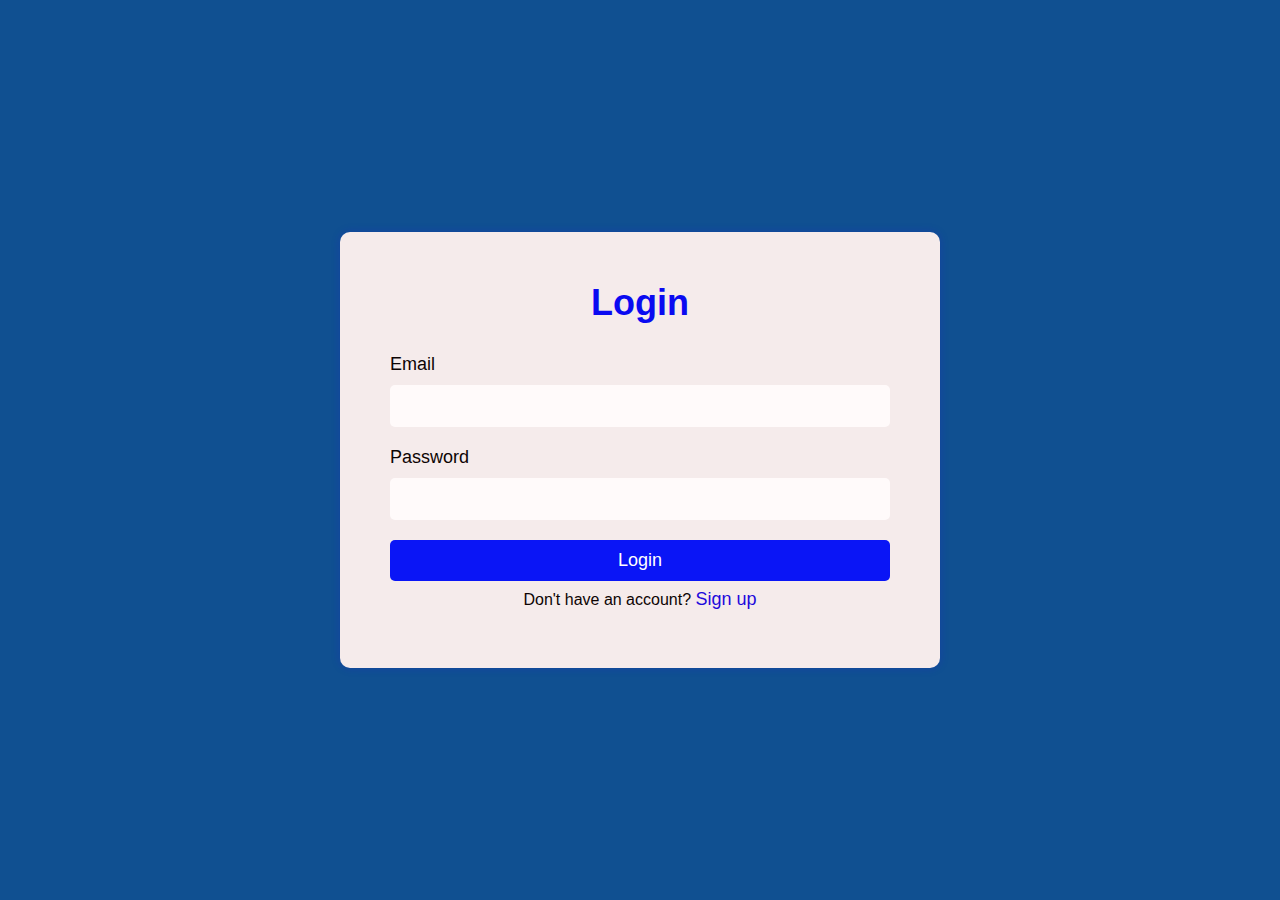
<file: RichPanel/index.html>
<!DOCTYPE html>
<html lang="en">
<head>
    <meta charset="UTF-8">
    <meta name="viewport" content="width=device-width, initial-scale=1.0">
    <link rel="stylesheet" href="styles.css">
    <link href="https://cdn.jsdelivr.net/npm/bootstrap@5.3.1/dist/css/bootstrap.min.css" rel="stylesheet" integrity="sha384-4bw+/aepP/YC94hEpVNVgiZdgIC5+VKNBQNGCHeKRQN+PtmoHDEXuppvnDJzQIu9" crossorigin="anonymous">
    <title>Subscription App</title>
</head>
<body class="WholeBody">
    <div class="container">
        <div class="form-container" id="login-form">
          <h1>Login</h1>
          <form>
            <label for="username">Email</label>
            <input type="text" id="username" name="username" required>
            <label for="password">Password</label>
            <input type="password" id="password" name="password" required>
            <button type="submit">Login</button>
          </form>
          <p>Don't have an account? <a href="#" id="signup-link">Sign up</a></p>
        </div>
    
        <div class="form-container" id="signup-form" style="display: none;">
          <h1>Sign Up</h1>
          <form>
            <label for="new-username">Username</label>
            <input type="text" id="new-username" name="new-username" required>
            <label for="new-email">Email</label>
            <input type="email" id="new-email" name="new-email" required>
            <label for="new-password">Password</label>
            <input type="password" id="new-password" name="new-password" required>
            <button type="submit">Sign Up</button>
          </form>
          <p>Already have an account? <a href="#" id="login-link">Login</a></p>
        </div>
      </div>
    <script src="script.js"></script>
    <script src="https://cdn.jsdelivr.net/npm/bootstrap@5.3.1/dist/js/bootstrap.bundle.min.js" integrity="sha384-HwwvtgBNo3bZJJLYd8oVXjrBZt8cqVSpeBNS5n7C8IVInixGAoxmnlMuBnhbgrkm" crossorigin="anonymous"></script>
</body>
</html>
</file>
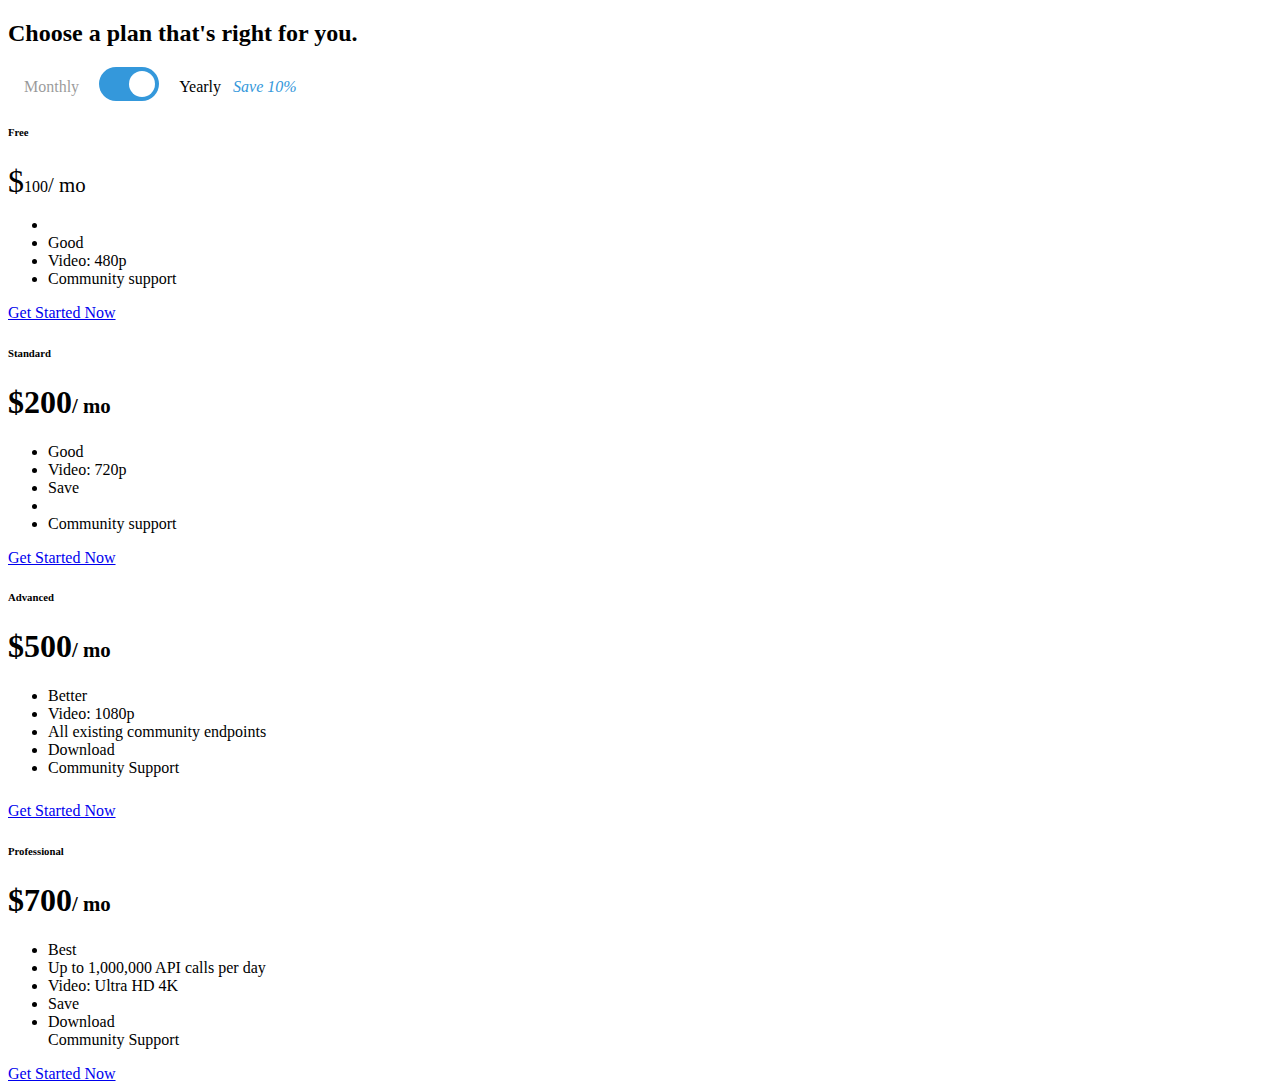
<file: RichPanel/New.html>
<!DOCTYPE html>
<html lang="en">
<head>
    <meta charset="UTF-8">
    <meta name="viewport" content="width=device-width, initial-scale=1.0">
    <link rel="stylesheet" href="new.css">
    <link href="https://cdn.jsdelivr.net/npm/bootstrap@5.3.1/dist/css/bootstrap.min.css" rel="stylesheet" integrity="sha384-4bw+/aepP/YC94hEpVNVgiZdgIC5+VKNBQNGCHeKRQN+PtmoHDEXuppvnDJzQIu9" crossorigin="anonymous">

    <title>Document</title>
</head>
<body>
    <div id="pricingSection" class="my-5">
        <div class="container">
          <div class="w-md-75 w-xl-50 mx-auto">
            <div class="text-center space-bottom-1">
              <h2 class="h3 text-dark">Choose a plan that's right for you.</h2>
      
            </div>
          </div>
      
          <!-- CHOOSE YOUR PLAN -->
          <div id="js-pricing-switch" class="text-center my-4 py-2 relative">
            <span class="switch-label js-switch-label-monthly">Monthly</span>
            <label class="switch">
              <input type="checkbox" checked="checked">
              <span class="slider"></span>
            </label>
            <span class="switch-label js-switch-label-yearly active">Yearly
              <span class="save-money">Save 10%</span>
            </span>
            <div class="save-money--mobile mt-3">Save 10% on Yearly Plans</div>
          </div>
          <!-- CHOOSE YOU PLAN END -->
      
          <div class="row mx-n3">
      
            <!-- PRICING CARD -->
            <div class="col-sm-6 col-xl-3 px-3 mb-5">
              <div class="card card-frame h-100" style="border-top-width: 5px;">
                <div class="card-header p-4">
                  <h6 class="text-uppercase font-weight-bold text-spacing text-monospace text-dark">Free</h6>
                  <div>
                    <span class="h1 price-card--price-number js-toggle-price-content odometer" data-price-monthly="0" data-price-yearly="0">100</span>
                  </div>
      
      <!--             <p class="mb-0">Video: 360p</p> -->
                </div>
      
                <div class="card-body p-4">
                  <ul class="list-unstyled list-md-space mb-0">
                    <li class="d-flex align-items-baseline">
      <!--                 <i class="far fa-check mr-2"></i> 5
                    </li> -->
                    <li class="d-flex align-items-baseline">
                      <i class="far fa-check mr-2"></i> Good
                    </li>
                    <li class="d-flex align-items-baseline">
                      <i class="far fa-check mr-2"></i> Video: 480p
                    </li>
                    <li class="d-flex align-items-baseline">
                      <i class="far fa-check mr-2"></i> Community support
                    </li>
                  </ul>
                </div>
      
                <div class="card-footer border-0 px-4 pb-4">
                  <a class="btn btn-block btn-primary transition-3d-hover" href="#">Get Started Now</a>
                </div>
              </div>
            </div>
            <!-- END PRICING CARD -->
      
            <!-- PRICING CARD -->
            <div class="col-sm-6 col-xl-3 px-3 mb-5">
              <div class="card card-frame h-100" style="border-top-width: 5px;">
                <div class="card-header p-4">
                  <h6 class="text-uppercase font-weight-bold text-spacing text-monospace text-dark">Standard</h6>
                  <div>
                    <h1 class="price-card--price-number js-toggle-price-content odometer" data-price-monthly="199" data-price-yearly="109">200</h1>
                  </div>
      
      <!--             <p class="mb-0">Perfect for applications built for Ethereum users. Same reliable data with better rate
                    limit.</p> -->
                </div>
      
                <div class="card-body p-4">
                  <ul class="list-unstyled list-md-space mb-0">
                    <li class="d-flex align-items-baseline">
                      <i class="far fa-check mr-2"></i> Good
                    </li>
                    <li class="d-flex align-items-baseline">
                      <i class="far fa-check mr-2"></i> Video: 720p
                    </li>
                    <li class="d-flex align-items-baseline">
                      <i class="far fa-check mr-2"></i> Save
                    </li>
                    <li class="d-flex align-items-baseline">
      <!--                 <i class="far fa-check mr-2"></i> Access to API Pro endpoints
                    </li> -->
                    <li class="d-flex align-items-baseline">
                      <i class="far fa-check mr-2"></i> Community support
                    </li>
                  </ul>
                </div>
      
                <div class="card-footer border-0 px-4 pb-4">
                  <a class="btn btn-block btn-primary transition-3d-hover" href="#">Get Started Now</a>
                </div>
              </div>
            </div>
            <!-- END PRICING CARD -->
      
            <!-- PRICING CARD -->
            <div class="col-sm-6 col-xl-3 px-3 mb-5">
              <div>
                <div class="card card-frame h-100 border-primary rounded-top-0" style="border-width: 2px;">
                  <div class="card-header p-4">
                    <h6 class="text-uppercase font-weight-bold text-spacing text-monospace text-dark">Advanced</h6>
                    <div>
                      <h1 class="price-card--price-number js-toggle-price-content odometer" data-price-monthly="299" data-price-yearly="209">500</h1>
                    </div>
      
      <!--               <p class="mb-0">Stable rate limit, great for applications utilizing large amounts of Ethereum data.
                    </p> -->
                  </div>
      
                  <div class="card-body p-4" style="margin-bottom: 1.6rem;">
                    <ul class="list-unstyled list-md-space mb-0">
                      <li class="d-flex align-items-baseline">
                        <i class="far fa-check mr-2"></i> Better
                      </li>
                      <li class="d-flex align-items-baseline">
                        <i class="far fa-check mr-2"></i> Video: 1080p
                      </li>
                      <li class="d-flex align-items-baseline">
                        <i class="far fa-check mr-2"></i> All existing community endpoints
                      </li>
                      <li class="d-flex align-items-baseline">
                        <i class="far fa-check mr-2"></i> Download
                      </li>
                      <li class="d-flex align-items-baseline">
                        <i class="far fa-check mr-2"></i> Community Support 
                      </li>
                    </ul>
                  </div>
      
                  <div class="card-footer border-0 px-4 pb-4">
                    <a class="btn btn-block btn-primary transition-3d-hover" href="#">Get Started Now</a>
                  </div>
                </div>
              </div>
            </div>
            <!-- END PRICING CARD -->
      
            <!-- PRICING CARD -->
            <div class="col-sm-6 col-xl-3 px-3 mb-5">
              <div class="card card-frame h-100" style="border-top-width: 5px;">
                <div class="card-header p-4">
                  <h6 class="text-uppercase font-weight-bold text-spacing text-monospace text-dark">Professional</h6>
                  <div>
                    <h1 class="price-card--price-number js-toggle-price-content odometer" data-price-monthly="399" data-price-yearly="309">700</h1>
                  </div>
      
      <!--             <p class="mb-0">Even higher rate limits, designed for applications that require massive scale.</p> -->
                </div>
      
                <div class="card-body p-4">
                  <ul class="list-unstyled list-md-space mb-0">
                    <li class="d-flex align-items-baseline">
                      <i class="far fa-check mr-2"></i> Best
                    </li>
                    <li class="d-flex align-items-baseline">
                      <i class="far fa-check mr-2"></i> Up to 1,000,000 API calls per day
                    </li>
                    <li class="d-flex align-items-baseline">
                      <i class="far fa-check mr-2"></i> Video: Ultra HD 4K
                    </li>
                    <li class="d-flex align-items-baseline">
                      <i class="far fa-check mr-2"></i> Save
                    </li>
                    <li class="d-flex align-items-baseline">
                      <i class="far fa-check mr-2"></i> Download
                    </li>
                     <i class="far fa-check mr-2"></i> Community Support
                    </li>
                  </ul>
                </div>
      
                <div class="card-footer border-0 px-4 pb-4">
                  <a class="btn btn-block btn-primary transition-3d-hover" href="#">Get Started Now</a>
                </div>
              </div>
            </div>
          </div>
          <!-- END PRICING CARD -->
        </div>
      </div>
    <script src="script.js"></script>
    
</body>

</html>
</file>
<file: RichPanel/styles.css>
* {
    box-sizing: border-box;
    margin: 0;
    padding: 0;
  }

.WholeBody {
    font-family: 'Open Sans', sans-serif;
    background-color: #105091;
  }

  .container {
    display: flex;
    justify-content: center;
    align-items: center;
    height: 100vh;
  }

  .form-container {
    width: 600px;
    margin: 0 auto;
    padding: 50px;
    background-color: #f5ebeb;
    border-radius: 10px;
    box-shadow: 0 0 10px rgba(39, 13, 240, 0.2);
    color: #0d0404;
  }

  h1 {
    text-align: center;
    margin-bottom: 30px;
    font-size: 36px;
    color: #0a0af1;
  }

  form {
    display: flex;
    flex-direction: column;
  }

  label {
    margin-bottom: 10px;
    font-size: 18px;
  }

  input {
    padding: 12px;
    border: none;
    border-radius: 5px;
    margin-bottom: 20px;
    font-size: 16px;
    color: #000000;
    background-color: #fffafa;
  }

  button {
    padding: 10px;
    background-color: #0a15f6;
    color: #fff;
    border: none;
    border-radius: 5px;
    cursor: pointer;
    font-size: 18px;
    transition: background-color 0.2s ease-in-out;
  }

  button:hover {
    background-color: #2509fc;
  }

  a {
    text-decoration: none;
    color: #1e09dc;
    font-size: 18px;
    transition: color 0.2s ease-in-out;
  }

  a:hover {
    color: #8c5fb2;
  }

  p {
    text-align: center;
    margin: 8px;
  }
</file>
<file: RichPanel/new.css>
.price-card--price-number:before {
    content: "$";
    font-size: 2rem;
    display: inline-block;
    position: relative;
  }
  
  .price-card--price-number:after {
    content: "/ mo";
    font-size: 1.3rem;
    display: inline-block;
  }
  
  .switch-label {
    text-align: center;
    opacity: 0.4;
    font-size: 1rem;
    cursor: pointer;
    padding: 0 1rem;
  }
  
  .switch-label .save-money {
    color: #3498db;
    font-style: italic;
    padding-left: 0.5rem;
  }
  
  .save-money--mobile {
    color: #3498db;
    font-style: italic;
    display: none;
  }
  
  .switch-label.active {
    opacity: 1;
  }
  
  .switch {
    position: relative;
    display: inline-block;
    width: 3.75rem;
    height: 2.15rem;
    vertical-align: -50%;
    margin: 0;
  }
  
  .switch input {
    display: none;
  }
  
  .slider {
    position: absolute;
    cursor: pointer;
    top: 0;
    left: 0;
    right: 0;
    bottom: 0;
    background-color: #3498db;
    border-radius: 34px;
    -webkit-transition: 0.1s;
    transition: 0.1s;
  }
  
  .slider:before {
    position: absolute;
    content: "";
    height: 26px;
    width: 26px;
    left: 4px;
    bottom: 4px;
    background-color: white;
    border-radius: 50%;
    -webkit-transition: 0.1s;
    transition: 0.1s;
  }
  
  #js-pricing-switch input:focus + .slider {
    box-shadow: 0 0 1px #2196f3;
  }
  
  #js-pricing-switch input:checked + .slider:before {
    -webkit-transform: translateX(26px);
    -ms-transform: translateX(26px);
    transform: translateX(26px);
  }
  
  @media (max-width: 980px) {
    /* Pricing Switch */
  
    .switch-label {
      display: inline-block;
      width: auto;
    }
  
    .save-money {
      display: none;
    }
  
    .save-money--mobile {
      display: block;
      font-weight: bold;
    }
  }
</file>
